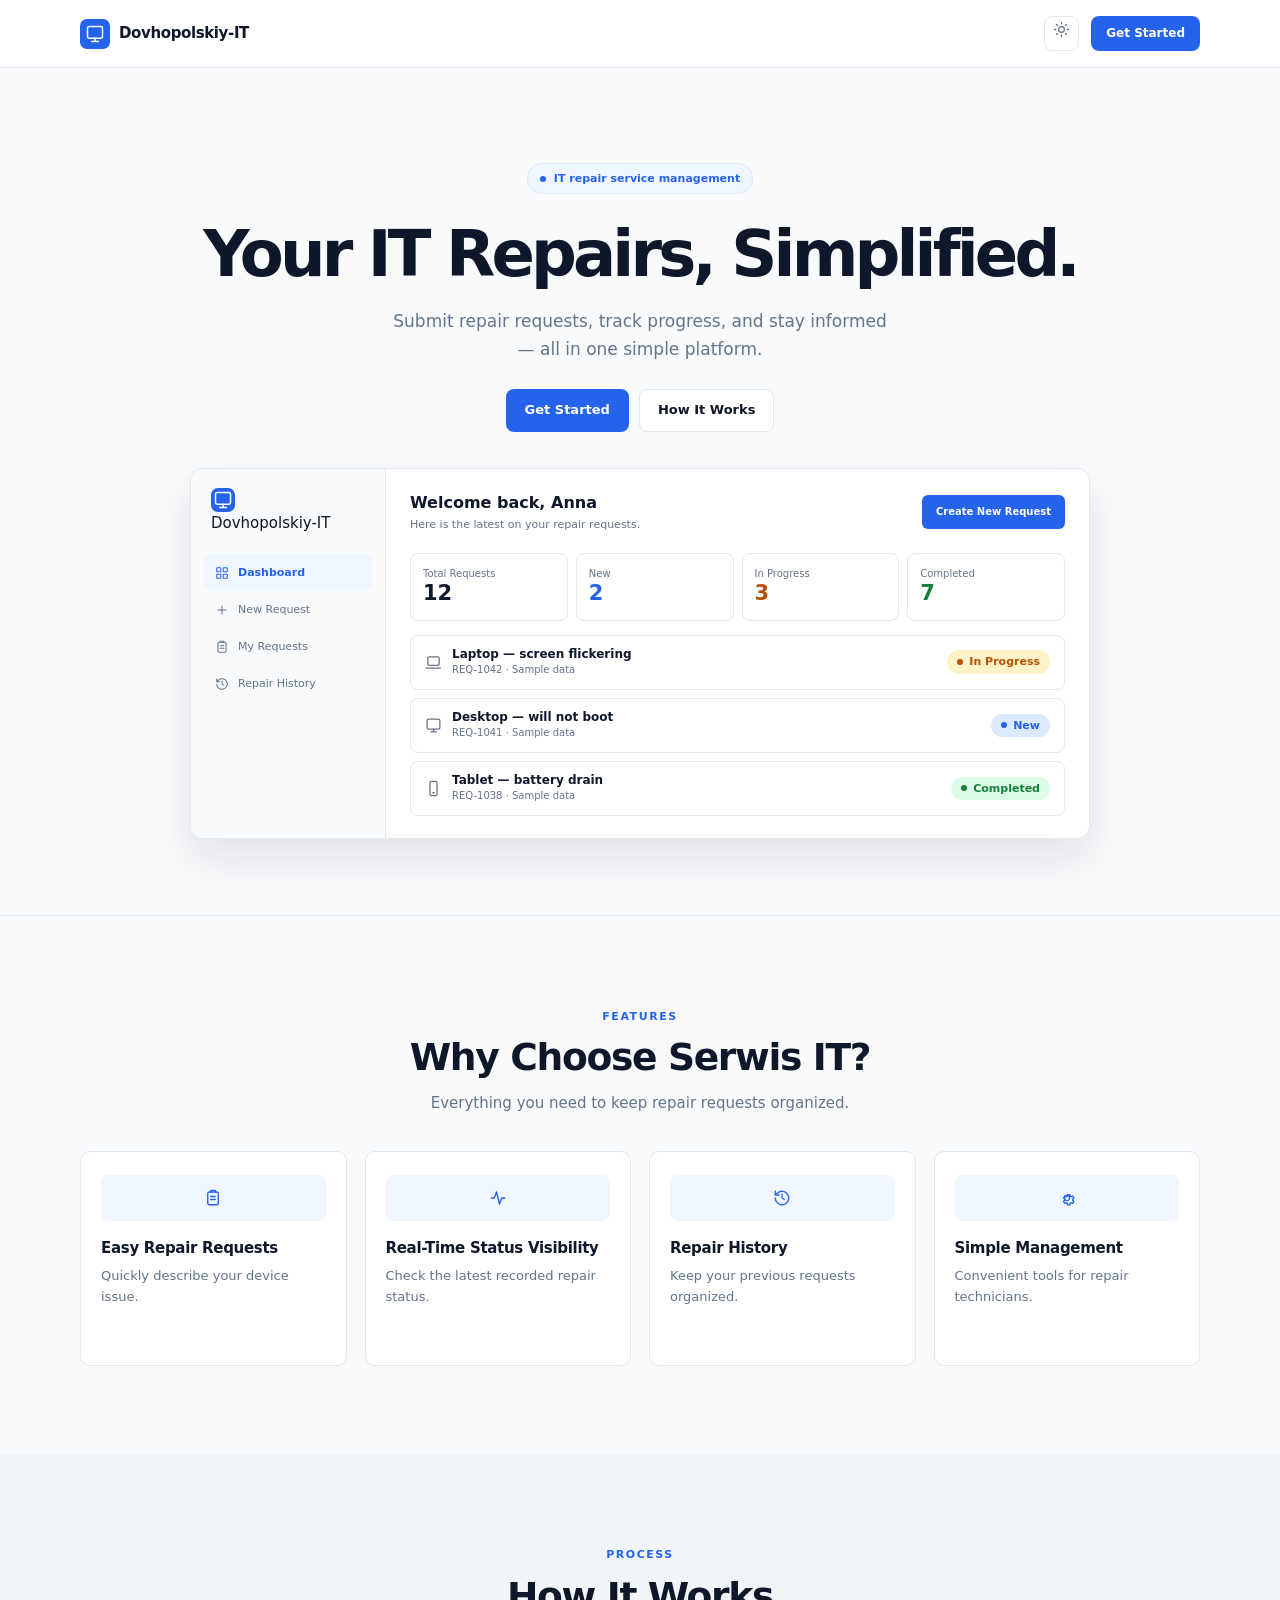
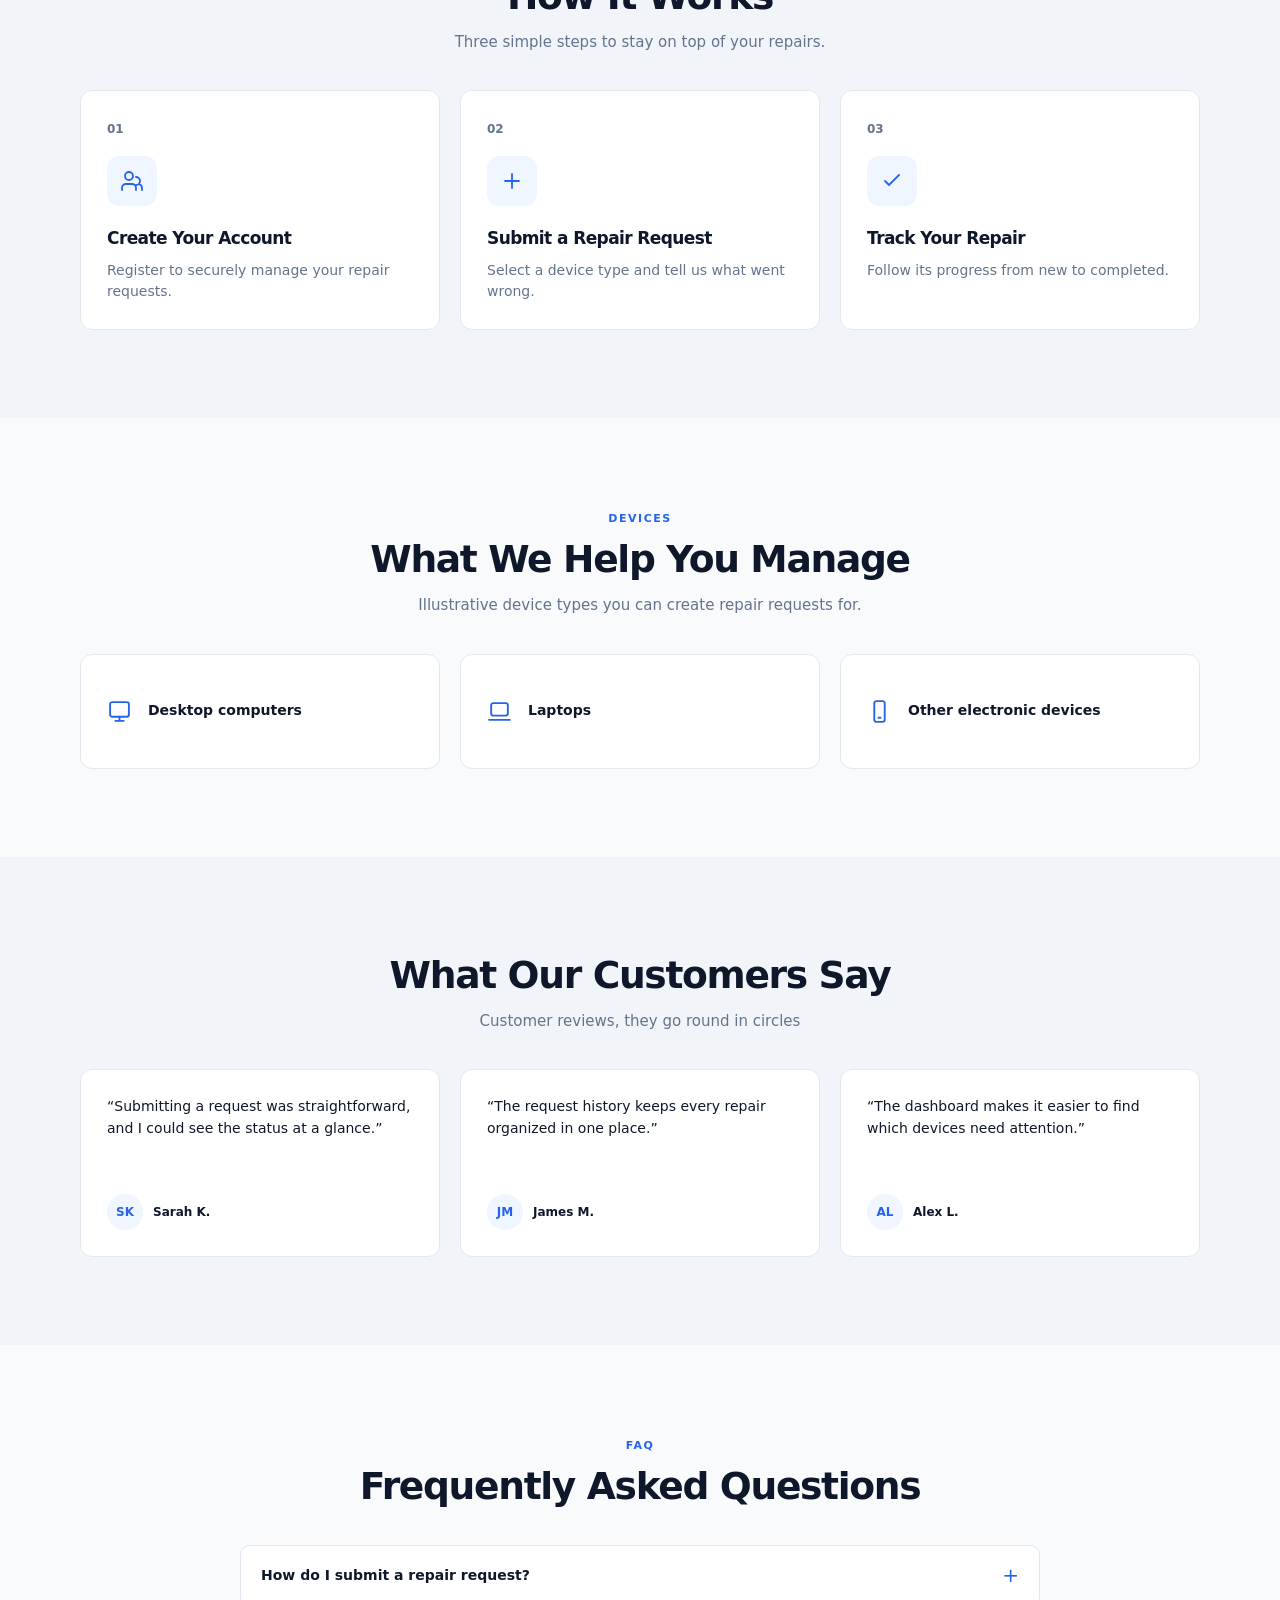
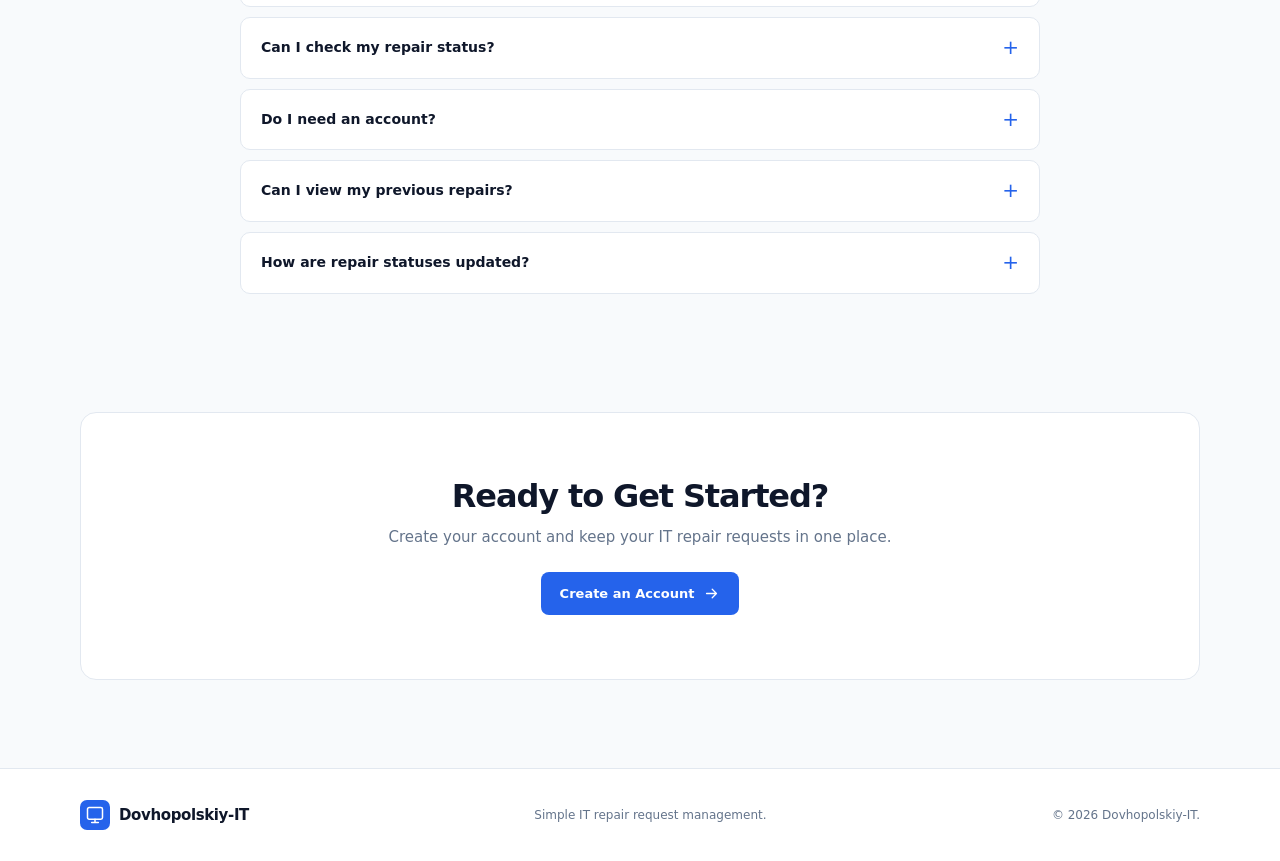
<file: frontend/index.html>
<!doctype html>
<html lang="en"><head><meta charset="UTF-8"><meta name="viewport" content="width=device-width,initial-scale=1"><meta name="description" content="Serwis IT — submit repair requests and track their progress."><title>Serwis IT — Your IT Repairs, Simplified</title><link rel="stylesheet" href="./css/styles.css"></head><body data-page="home"><div id="app"></div><script type="module" src="./js/main.js"></script></body></html>
</file>
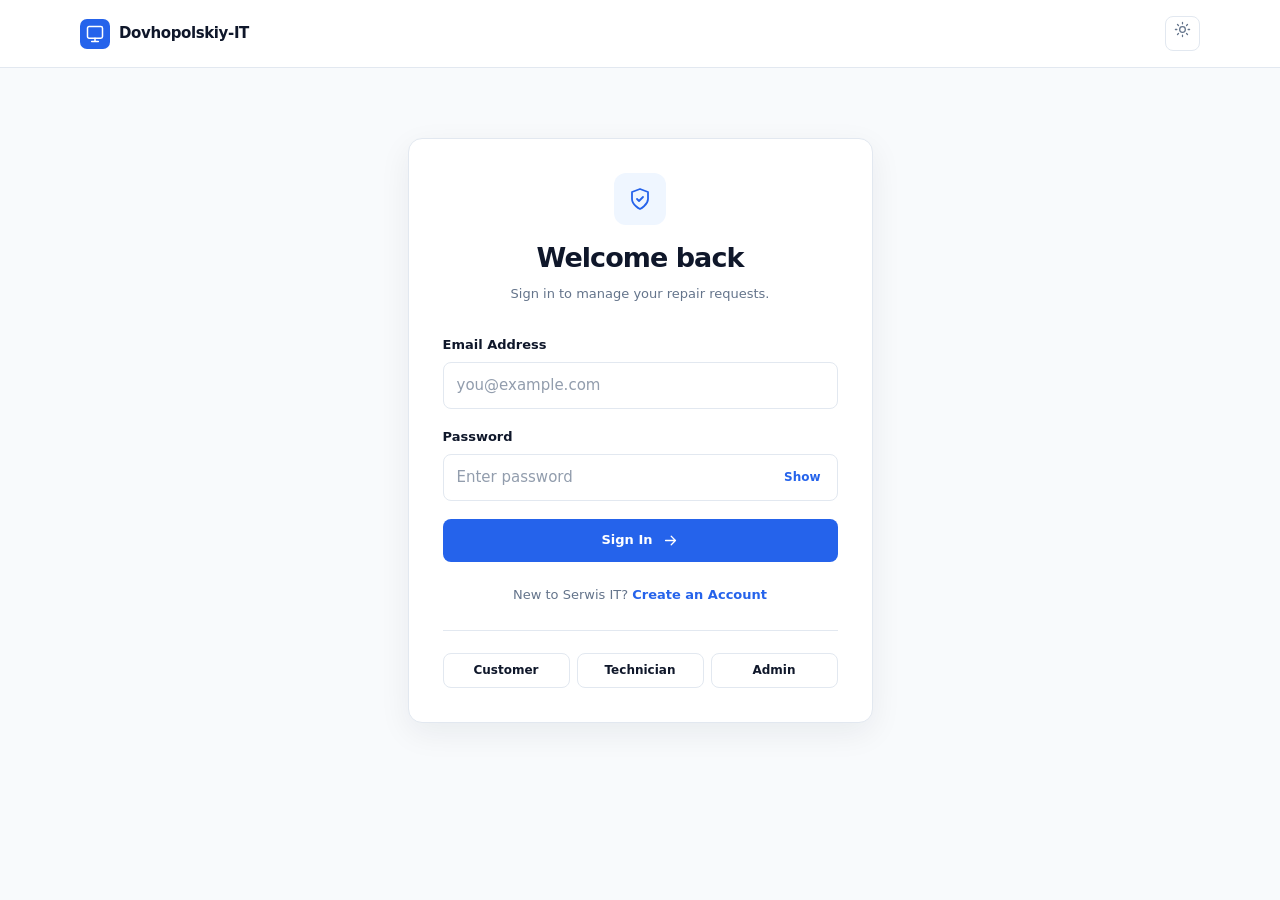
<file: frontend/pages/admin.html>
<!doctype html>
<html lang="en"><head><meta charset="UTF-8"><meta name="viewport" content="width=device-width,initial-scale=1"><title>Administrator Dashboard | Serwis IT</title><link rel="stylesheet" href="../css/styles.css"></head><body data-page="admin"><div id="app"></div><script type="module" src="../js/main.js"></script></body></html>
</file>
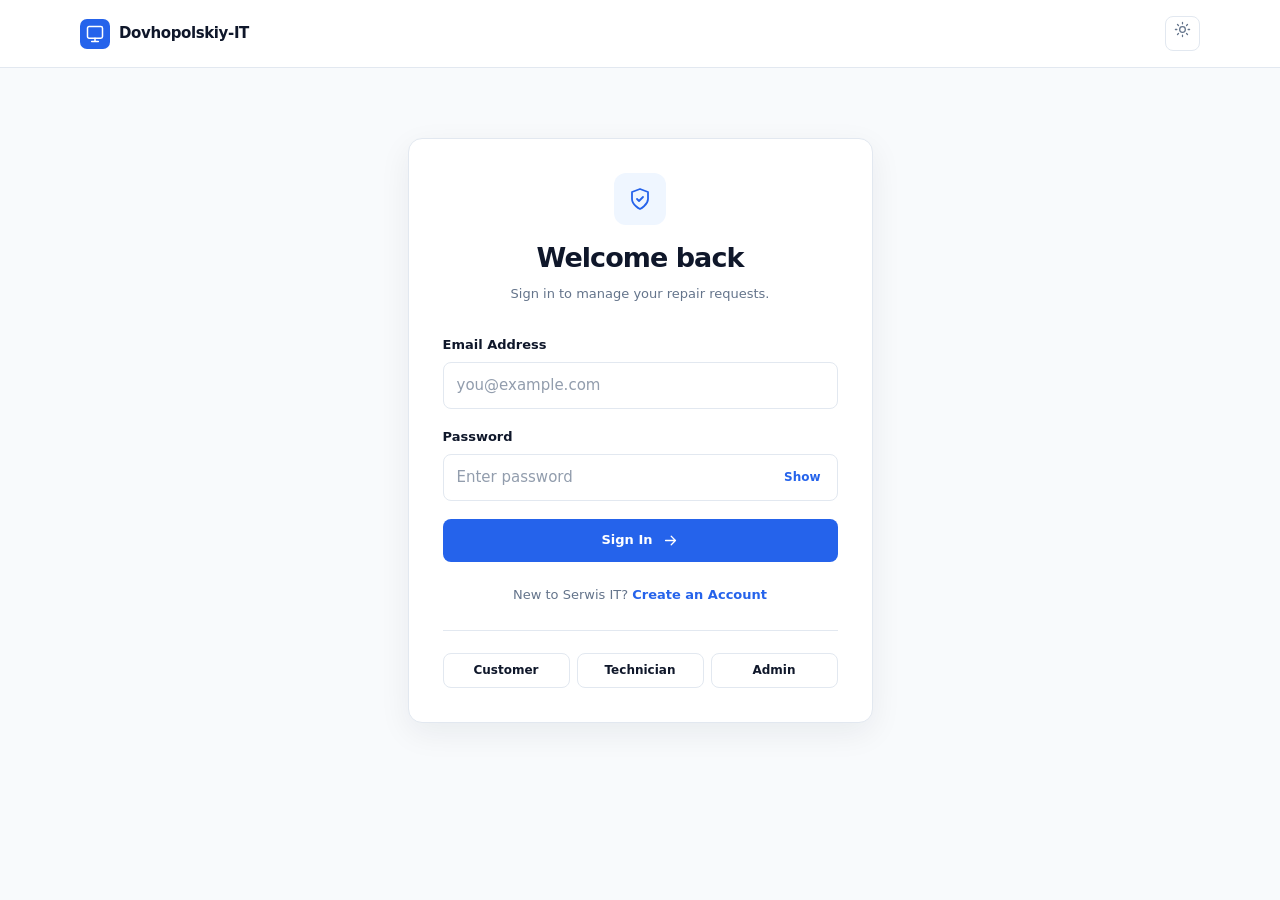
<file: frontend/pages/client.html>
<!doctype html>
<html lang="en"><head><meta charset="UTF-8"><meta name="viewport" content="width=device-width,initial-scale=1"><title>Customer Dashboard | Serwis IT</title><link rel="stylesheet" href="../css/styles.css"></head><body data-page="client"><div id="app"></div><script type="module" src="../js/main.js"></script></body></html>
</file>
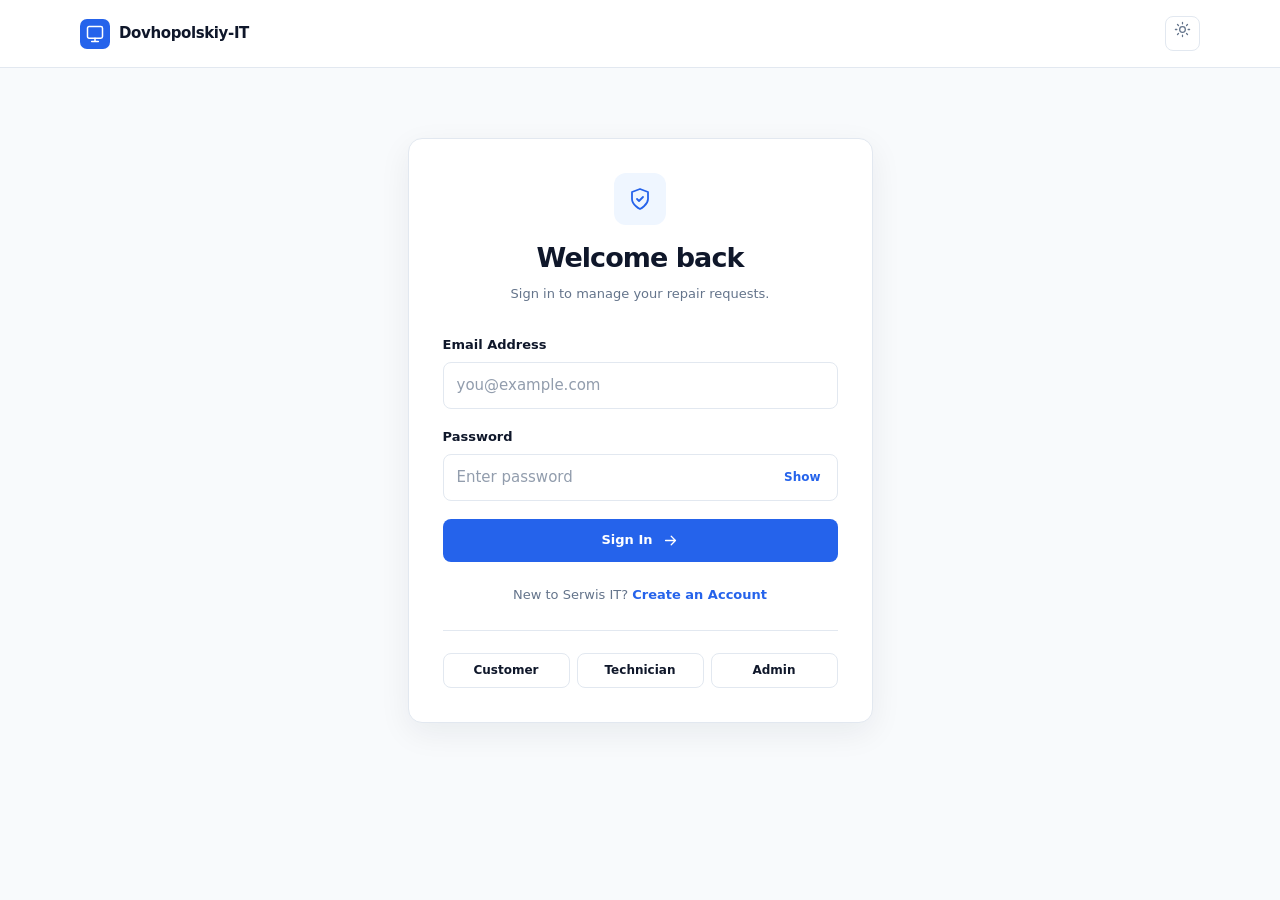
<file: frontend/pages/history.html>
<!doctype html>
<html lang="en"><head><meta charset="UTF-8"><meta name="viewport" content="width=device-width,initial-scale=1"><title>Repair History | Serwis IT</title><link rel="stylesheet" href="../css/styles.css"></head><body data-page="history"><div id="app"></div><script type="module" src="../js/main.js"></script></body></html>
</file>
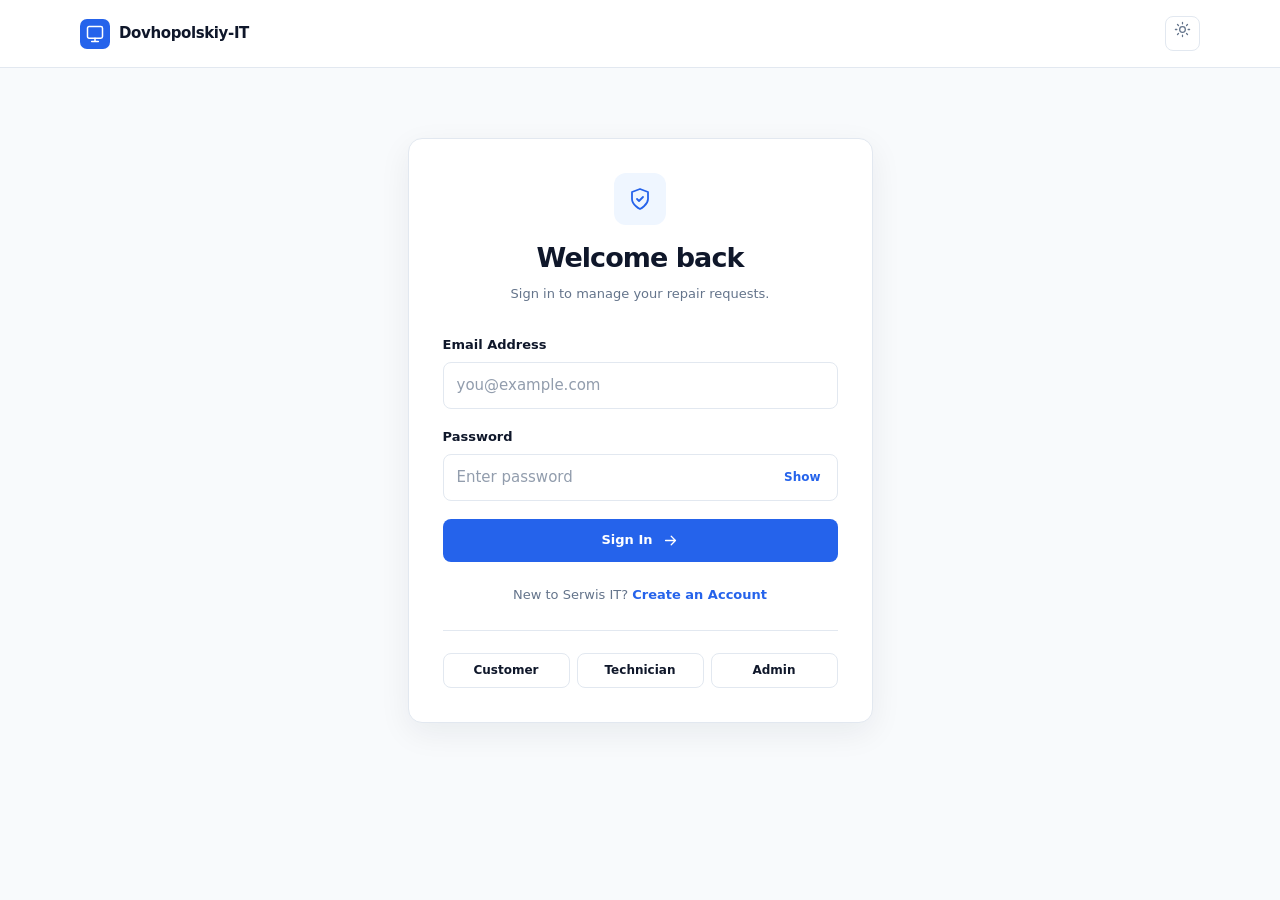
<file: frontend/pages/login.html>
<!doctype html>
<html lang="en"><head><meta charset="UTF-8"><meta name="viewport" content="width=device-width,initial-scale=1"><title>Sign In | Serwis IT</title><link rel="stylesheet" href="../css/styles.css"></head><body data-page="login"><div id="app"></div><script type="module" src="../js/main.js"></script></body></html>
</file>
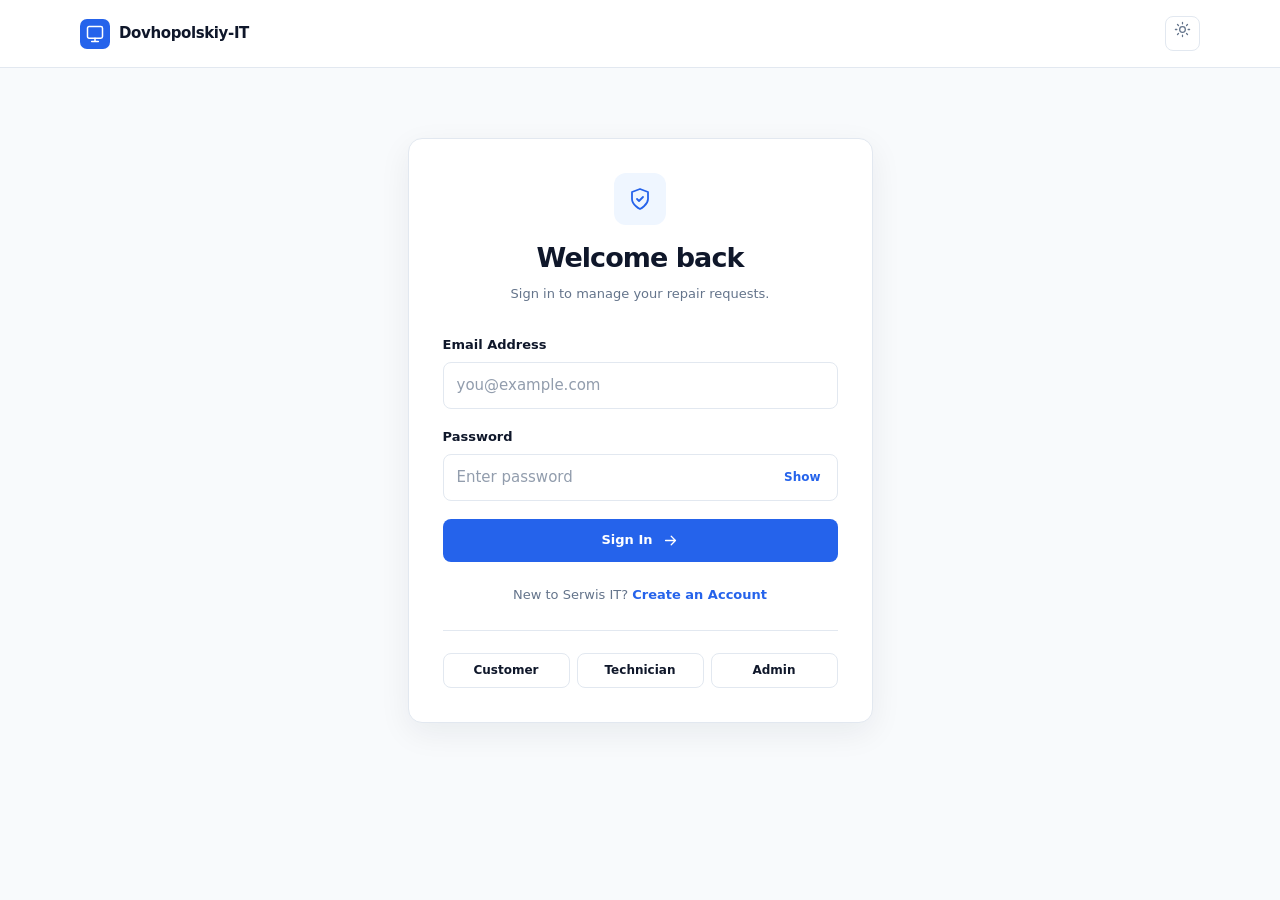
<file: frontend/pages/new-request.html>
<!doctype html>
<html lang="en"><head><meta charset="UTF-8"><meta name="viewport" content="width=device-width,initial-scale=1"><title>New Repair Request | Serwis IT</title><link rel="stylesheet" href="../css/styles.css"></head><body data-page="new-request"><div id="app"></div><script type="module" src="../js/main.js"></script></body></html>
</file>
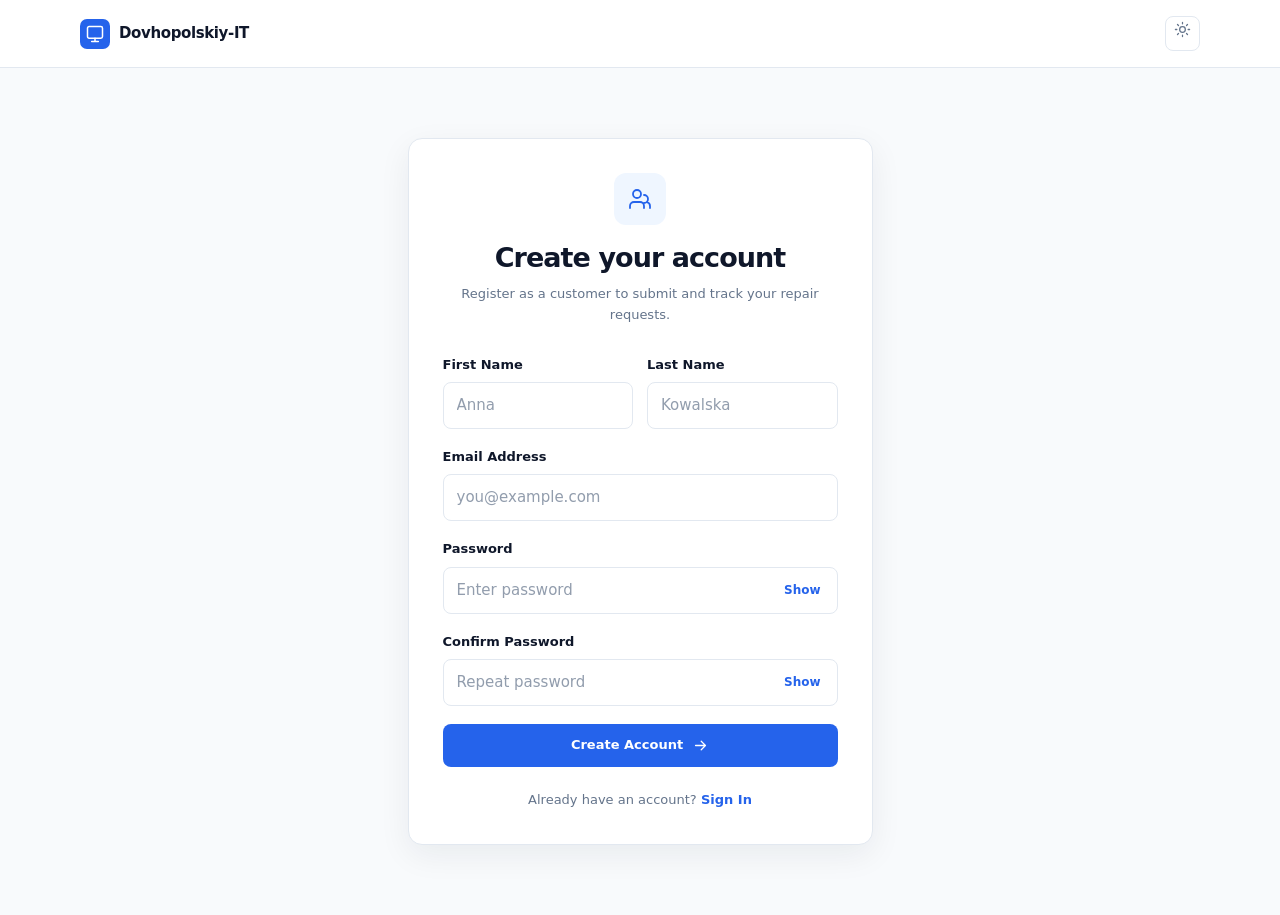
<file: frontend/pages/register.html>
<!doctype html>
<html lang="en"><head><meta charset="UTF-8"><meta name="viewport" content="width=device-width,initial-scale=1"><title>Create an Account | Serwis IT</title><link rel="stylesheet" href="../css/styles.css"></head><body data-page="register"><div id="app"></div><script type="module" src="../js/main.js"></script></body></html>
</file>
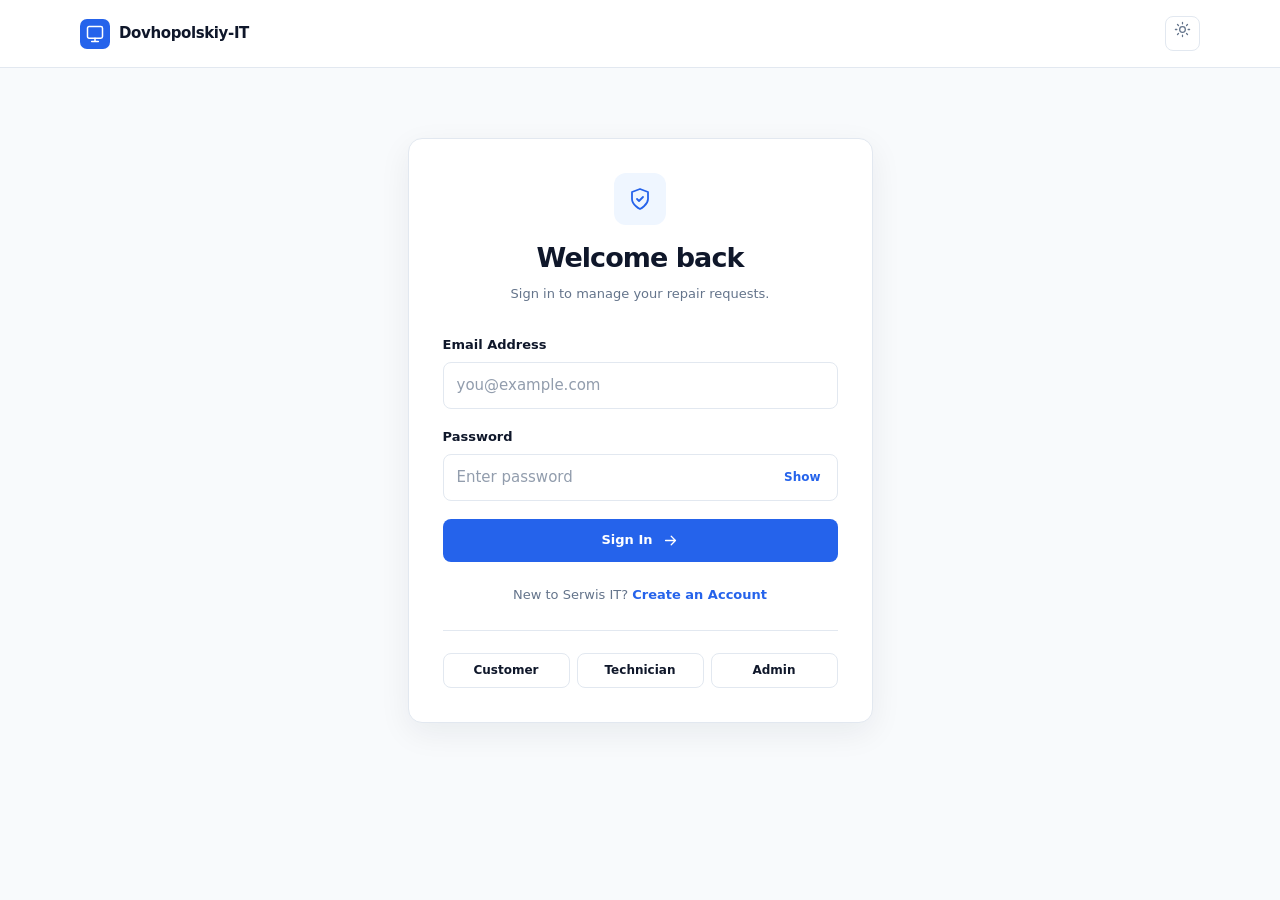
<file: frontend/pages/request-details.html>
<!doctype html>
<html lang="en"><head><meta charset="UTF-8"><meta name="viewport" content="width=device-width,initial-scale=1"><title>Request Details | Serwis IT</title><link rel="stylesheet" href="../css/styles.css"></head><body data-page="request-details"><div id="app"></div><script type="module" src="../js/main.js"></script></body></html>
</file>
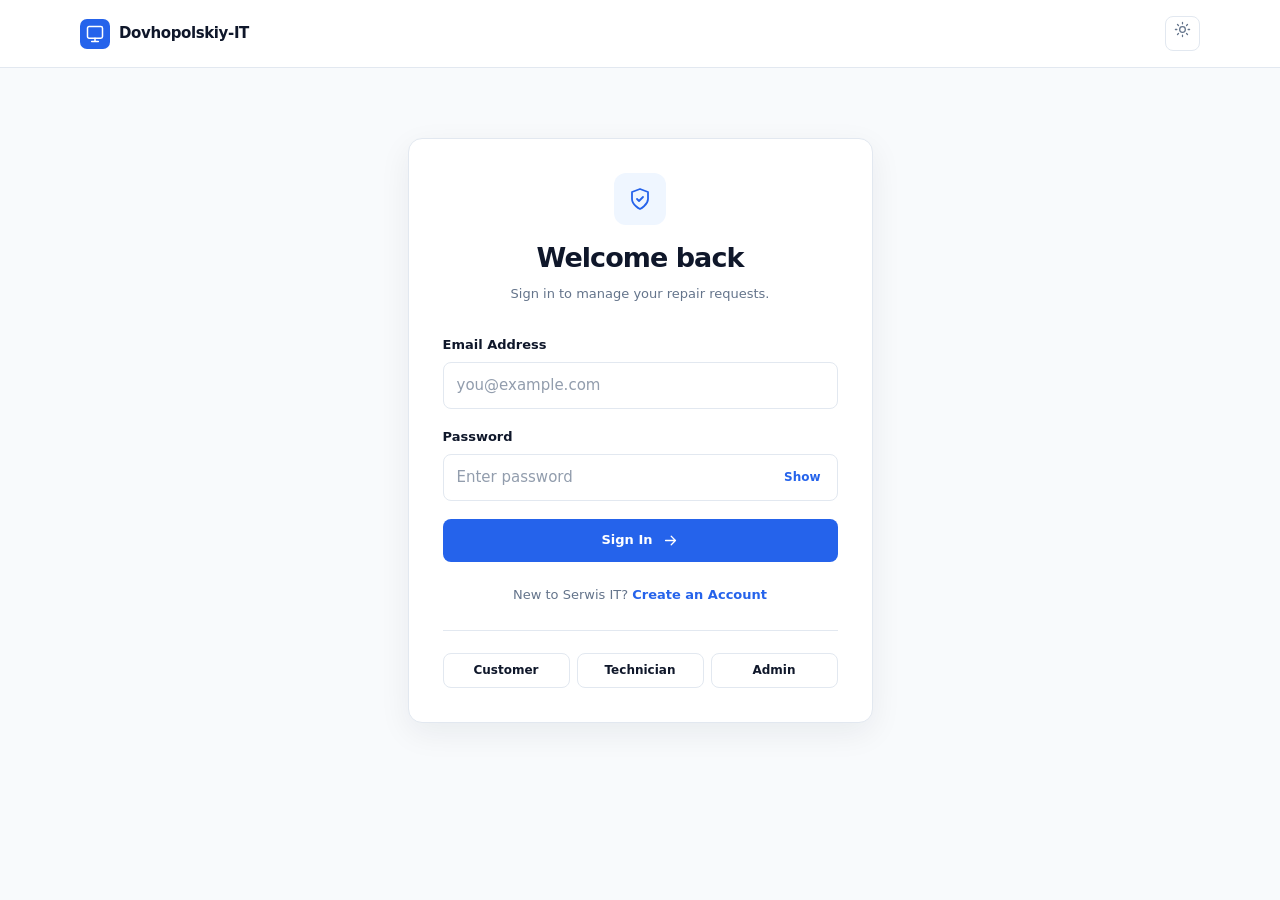
<file: frontend/pages/requests.html>
<!doctype html>
<html lang="en"><head><meta charset="UTF-8"><meta name="viewport" content="width=device-width,initial-scale=1"><title>Repair Requests | Serwis IT</title><link rel="stylesheet" href="../css/styles.css"></head><body data-page="requests"><div id="app"></div><script type="module" src="../js/main.js"></script></body></html>
</file>
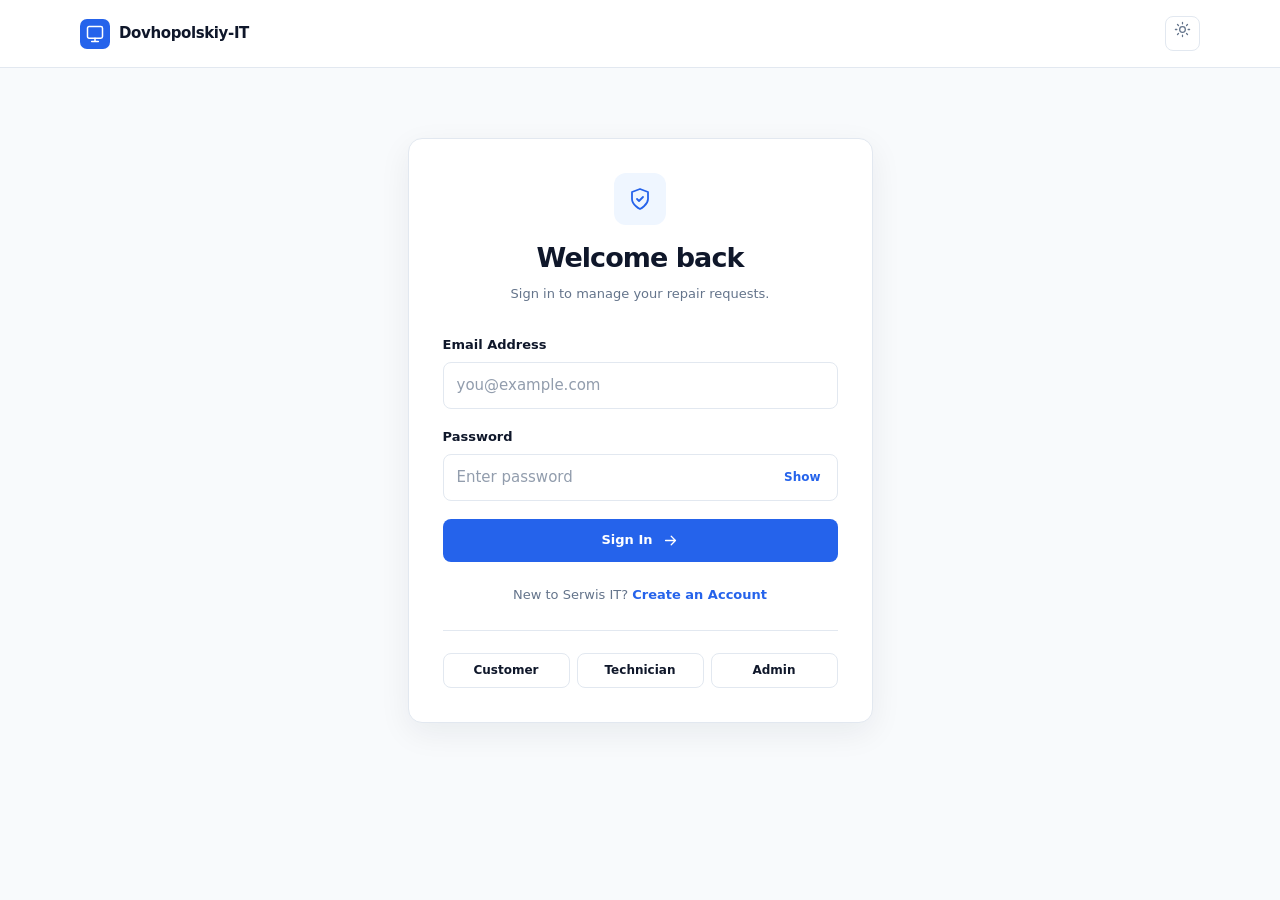
<file: frontend/pages/technician.html>
<!doctype html>
<html lang="en"><head><meta charset="UTF-8"><meta name="viewport" content="width=device-width,initial-scale=1"><title>Technician Dashboard | Serwis IT</title><link rel="stylesheet" href="../css/styles.css"></head><body data-page="technician"><div id="app"></div><script type="module" src="../js/main.js"></script></body></html>
</file>
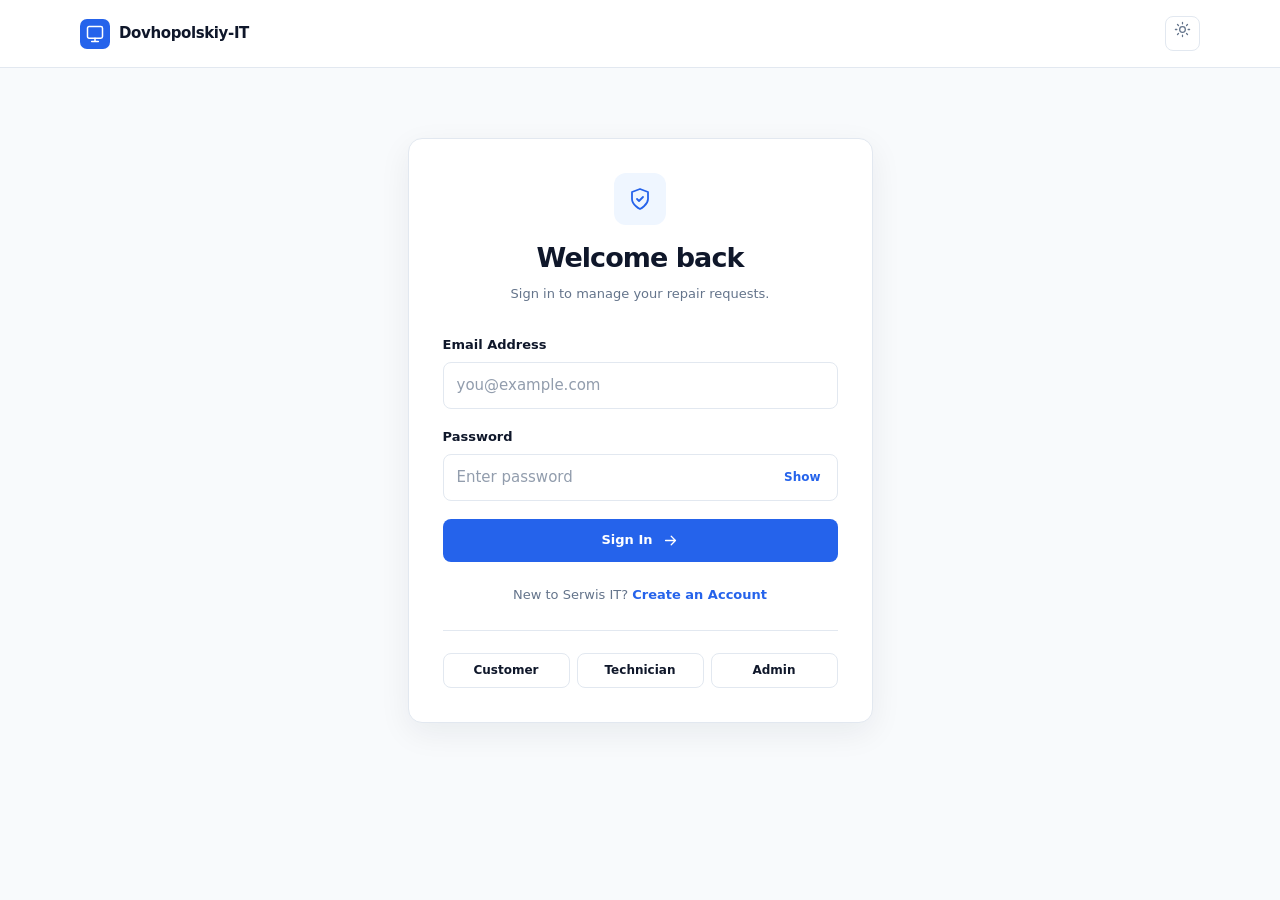
<file: frontend/pages/users.html>
<!doctype html>
<html lang="en"><head><meta charset="UTF-8"><meta name="viewport" content="width=device-width,initial-scale=1"><title>User Management | Serwis IT</title><link rel="stylesheet" href="../css/styles.css"></head><body data-page="users"><div id="app"></div><script type="module" src="../js/main.js"></script></body></html>
</file>
<file: frontend/css/styles.css>
/* SERWIS IT — vanilla HTML/CSS/JS frontend, adapted from the supplied 7-screen UXPin HTML export. */
:root {
  color-scheme: light;
  --bg: #f8fafc;
  --surface: #ffffff;
  --surface-alt: #f1f5f9;
  --surface-blue: #eff6ff;
  --text: #0f172a;
  --muted: #64748b;
  --border: #e2e8f0;
  --primary: #2563eb;
  --primary-hover: #1d4ed8;
  --blue: #2563eb;
  --blue-bg: #dbeafe;
  --amber: #b45309;
  --amber-bg: #fef3c7;
  --green: #15803d;
  --green-bg: #dcfce7;
  --shadow: 0 10px 32px rgba(15, 23, 42, .065);
  --shadow-lg: 0 20px 45px rgba(15, 23, 42, .10);
  --radius: 12px;
}

:root[data-theme='dark'] {
  color-scheme: dark;
  --bg: #0b1120;
  --surface: #111827;
  --surface-alt: #1e293b;
  --surface-blue: #162842;
  --text: #f8fafc;
  --muted: #94a3b8;
  --border: #334155;
  --primary: #3b82f6;
  --primary-hover: #60a5fa;
  --blue: #93c5fd;
  --blue-bg: #1e3a5f;
  --amber: #fbbf24;
  --amber-bg: #423519;
  --green: #86efac;
  --green-bg: #153e2c;
  --shadow: 0 10px 32px rgba(0, 0, 0, .22);
  --shadow-lg: 0 20px 45px rgba(0, 0, 0, .28);
}

*,
*::before,
*::after {
  box-sizing: border-box
}

html {
  scroll-behavior: smooth
}

body {
  margin: 0;
  min-width: 320px;
  background: var(--bg);
  color: var(--text);
  font-family: Inter, system-ui, -apple-system, BlinkMacSystemFont, 'Segoe UI', sans-serif;
  font-size: 15px;
  line-height: 1.55
}

button,
input,
textarea,
select {
  font: inherit
}

button {
  cursor: pointer
}

a {
  color: inherit;
  text-decoration: none
}

a,
button,
input,
textarea,
select {
  transition: background-color .18s, color .18s, border-color .18s, box-shadow .18s
}

button:disabled {
  cursor: not-allowed;
  opacity: .6
}

:focus-visible {
  outline: 3px solid var(--primary);
  outline-offset: 3px
}

svg {
  flex-shrink: 0
}

h1,
h2,
h3,
p {
  margin-top: 0
}

h1,
h2,
h3 {
  line-height: 1.2;
  letter-spacing: -.035em
}

p {
  color: var(--muted)
}

.container {
  width: min(100% - 48px, 1120px);
  margin-inline: auto
}

.brand {
  display: inline-flex;
  align-items: center;
  gap: 9px;
  font-size: 15px;
  font-weight: 800;
  letter-spacing: -.025em;
  white-space: nowrap
}

.brand-mark {
  display: grid;
  place-items: center;
  width: 30px;
  height: 30px;
  border-radius: 7px;
  background: var(--primary);
  color: white
}

.btn {
  display: inline-flex;
  align-items: center;
  justify-content: center;
  gap: 9px;
  min-height: 43px;
  padding: 11px 18px;
  border: 1px solid transparent;
  border-radius: 8px;
  font-size: 13px;
  font-weight: 700;
  line-height: 1.3;
  white-space: nowrap
}

.btn-primary {
  background: var(--primary);
  color: white
}

.btn-primary:hover {
  background: var(--primary-hover);
  color: #fff
}

.btn-secondary {
  background: var(--surface);
  color: var(--text);
  border-color: var(--border)
}

.btn-secondary:hover,
.btn-outline:hover {
  background: var(--surface-alt)
}

.btn-outline {
  background: transparent;
  color: var(--text);
  border-color: var(--border)
}

.btn-sm {
  min-height: 35px;
  padding: 8px 14px;
  font-size: 12px
}

.btn-full {
  width: 100%
}

.text-link {
  display: inline-flex;
  align-items: center;
  gap: 7px;
  color: var(--primary);
  font-size: 13px;
  font-weight: 700
}

.text-link:hover {
  text-decoration: underline
}

.theme-toggle {
  display: grid;
  place-items: center;
  width: 35px;
  height: 35px;
  border: 1px solid var(--border);
  border-radius: 8px;
  background: var(--surface);
  color: var(--muted)
}

.theme-toggle:hover {
  color: var(--primary);
  border-color: var(--primary)
}

.moon-icon {
  display: none
}

:root[data-theme='dark'] .moon-icon {
  display: inline-flex
}

:root[data-theme='dark'] .sun-icon {
  display: none
}

/* Public website */
.site-header {
  position: relative;
  z-index: 10;
  border-bottom: 1px solid var(--border);
  background: var(--surface)
}

.header-inner {
  height: 67px;
  display: flex;
  align-items: center;
  justify-content: space-between
}

.header-actions {
  display: flex;
  align-items: center;
  gap: 12px
}

.hero {
  background: var(--bg);
  border-bottom: 1px solid var(--border)
}

.hero-inner {
  text-align: center;
  padding: 95px 0 76px
}

.eyebrow {
  display: inline-flex;
  align-items: center;
  gap: 8px;
  padding: 6px 12px;
  border: 1px solid rgba(37, 99, 235, .09);
  border-radius: 99px;
  background: var(--surface-blue);
  font-size: 11px;
  color: var(--primary);
  font-weight: 700
}

.eyebrow-dot {
  width: 6px;
  height: 6px;
  border-radius: 50%;
  background: var(--primary)
}

.hero h1 {
  margin: 22px auto 14px;
  font-size: clamp(2.5rem, 5vw, 4.3rem);
  font-weight: 800;
  letter-spacing: -.06em
}

.hero-subtitle {
  max-width: 510px;
  margin: 0 auto;
  font-size: 17px;
  line-height: 1.65
}

.hero-actions {
  display: flex;
  justify-content: center;
  gap: 10px;
  margin-top: 26px
}

.dashboard-preview {
  display: grid;
  grid-template-columns: 195px 1fr;
  width: min(100%, 900px);
  min-height: 353px;
  margin: 36px auto 0;
  text-align: left;
  background: var(--surface);
  border: 1px solid var(--border);
  border-radius: 13px;
  box-shadow: var(--shadow-lg);
  overflow: hidden
}

.preview-sidebar {
  padding: 19px 13px;
  border-right: 1px solid var(--border);
  background: var(--bg)
}

.preview-brand {
  padding: 0 7px 19px
}

.preview-brand .brand {
  font-size: 12px
}

.preview-brand .brand-mark {
  width: 24px;
  height: 24px
}

.preview-nav {
  display: flex;
  align-items: center;
  gap: 9px;
  padding: 10px 11px;
  color: var(--muted);
  border-radius: 7px;
  font-size: 11px;
  white-space: nowrap
}

.preview-nav.active {
  background: var(--surface-blue);
  color: var(--primary);
  font-weight: 700
}

.preview-content {
  padding: 22px 24px
}

.preview-welcome {
  display: flex;
  align-items: center;
  justify-content: space-between;
  gap: 14px
}

.preview-welcome strong {
  font-size: 16px;
  font-weight: 800
}

.preview-welcome small {
  display: block;
  font-size: 11px;
  color: var(--muted)
}

.preview-button {
  padding: 9px 14px;
  background: var(--primary);
  border-radius: 6px;
  color: white;
  font-size: 10px;
  font-weight: 700;
  white-space: nowrap
}

.preview-stats {
  display: grid;
  grid-template-columns: repeat(4, 1fr);
  gap: 8px;
  margin: 20px 0 14px
}

.preview-stats>div {
  padding: 12px;
  border: 1px solid var(--border);
  border-radius: 8px
}

.preview-stats small {
  display: block;
  font-size: 10px;
  color: var(--muted)
}

.preview-stats b {
  font-size: 21px;
  line-height: 1.2
}

.text-blue {
  color: var(--blue)
}

.text-amber {
  color: var(--amber)
}

.text-green {
  color: var(--green)
}

.preview-ticket {
  display: flex;
  align-items: center;
  gap: 10px;
  padding: 11px 14px;
  margin-top: 8px;
  border: 1px solid var(--border);
  border-radius: 8px
}

.preview-ticket>.svg-icon {
  color: var(--muted)
}

.preview-ticket span:not(.badge):not(.badge-dot) {
  flex: 1;
  min-width: 0
}

.preview-ticket strong {
  display: block;
  font-size: 12px;
  line-height: 1.3
}

.preview-ticket small {
  display: block;
  color: var(--muted);
  font-size: 10px
}

.badge {
  display: inline-flex;
  align-items: center;
  gap: 6px;
  width: max-content;
  padding: 5px 10px;
  border-radius: 99px;
  font-size: 11px;
  line-height: 1.2;
  font-weight: 700;
  white-space: nowrap
}

.badge-dot {
  width: 6px;
  height: 6px;
  background: currentColor;
  border-radius: 50%
}

.badge-new {
  color: var(--blue);
  background: var(--blue-bg)
}

.badge-in-progress {
  color: var(--amber);
  background: var(--amber-bg)
}

.badge-completed {
  color: var(--green);
  background: var(--green-bg)
}

.section {
  padding: 88px 0
}

.section-tinted {
  background: var(--surface-alt)
}

.section-heading {
  text-align: center;
  margin: 0 auto 36px;
  max-width: 640px
}

.kicker {
  color: var(--primary);
  font-size: 11px;
  letter-spacing: .14em;
  font-weight: 800
}

.section-heading h2 {
  margin: 8px 0 12px;
  font-size: clamp(1.65rem, 3vw, 2.35rem);
  font-weight: 800
}

.section-heading p {
  margin: 0;
  font-size: 15px
}

.feature-grid {
  display: grid;
  grid-template-columns: repeat(4, 1fr);
  gap: 18px
}

.feature-card {
  min-height: 215px;
  padding: 23px 20px;
  background: var(--surface);
  border: 1px solid var(--border);
  border-radius: 10px
}

.feature-icon {
  display: grid;
  place-items: center;
  height: 46px;
  margin-bottom: 18px;
  color: var(--primary);
  background: var(--surface-blue);
  border-radius: 8px
}

.feature-card h3 {
  font-size: 15px;
  letter-spacing: -.02em;
  margin: 0 0 9px
}

.feature-card p {
  font-size: 13px;
  margin: 0
}

.steps-grid,
.devices-grid,
.reviews-grid {
  display: grid;
  grid-template-columns: repeat(3, 1fr);
  gap: 20px
}

.step-card,
.review-card,
.device-card {
  border: 1px solid var(--border);
  border-radius: 12px;
  background: var(--surface);
  padding: 26px;
  position: relative
}

.step-card .step-number {
  color: var(--muted);
  font-size: 12px;
  font-weight: 700
}

.step-icon {
  display: grid;
  place-items: center;
  margin: 16px 0 22px;
  height: 50px;
  width: 50px;
  color: var(--primary);
  background: var(--surface-blue);
  border-radius: 12px
}

.step-card h3 {
  margin: 0 0 11px;
  font-size: 17px
}

.step-card p {
  margin: 0;
  font-size: 14px
}

.device-card {
  display: flex;
  align-items: center;
  gap: 16px;
  min-height: 115px
}

.device-card svg {
  color: var(--primary)
}

.device-card strong {
  font-size: 14px
}

.review-card p {
  min-height: 84px;
  color: var(--text);
  font-size: 14px
}

.review-author {
  display: flex;
  align-items: center;
  gap: 10px
}

.review-author strong,
.review-author small {
  display: block;
  font-size: 12px
}

.review-author small {
  font-size: 11px;
  color: var(--muted)
}

.avatar {
  display: grid;
  place-items: center;
  width: 36px;
  height: 36px;
  border-radius: 50%;
  color: var(--primary);
  background: var(--surface-blue);
  font-size: 12px;
  font-weight: 800;
  flex-shrink: 0
}

.faq-container {
  max-width: 800px
}

.faq-list {
  display: grid;
  gap: 10px
}

.faq-list details {
  background: var(--surface);
  border: 1px solid var(--border);
  border-radius: 10px;
  padding: 0 20px
}

.faq-list summary {
  cursor: pointer;
  padding: 19px 0;
  font-weight: 700;
  font-size: 14px;
  list-style: none
}

.faq-list summary::-webkit-details-marker {
  display: none
}

.faq-list summary::after {
  content: '+';
  float: right;
  color: var(--primary);
  font-size: 20px;
  font-weight: 400;
  line-height: 1
}

.faq-list details[open] summary::after {
  content: '−'
}

.faq-list details p {
  margin: 0;
  padding: 0 0 20px;
  font-size: 13px
}

.cta-section {
  padding-top: 30px
}

.cta-panel {
  text-align: center;
  padding: 64px 24px;
  border: 1px solid var(--border);
  border-radius: 16px;
  background: var(--surface)
}

.cta-panel h2 {
  font-size: 2rem;
  margin-bottom: 11px
}

.cta-panel p {
  margin: 0 0 23px
}

.site-footer {
  border-top: 1px solid var(--border);
  background: var(--surface)
}

.footer-inner {
  min-height: 92px;
  display: flex;
  align-items: center;
  justify-content: space-between;
  gap: 20px
}

.footer-inner>span {
  font-size: 12px;
  color: var(--muted)
}

/* Authentication */
.auth-outer {
  min-height: calc(100vh - 68px);
  padding: 70px 24px;
  display: grid;
  align-items: start;
  justify-items: center
}

.auth-card {
  width: min(100%, 465px);
  padding: 34px;
  border: 1px solid var(--border);
  border-radius: 14px;
  background: var(--surface);
  box-shadow: var(--shadow)
}

.auth-head {
  text-align: center;
  margin: 0 0 30px
}

.auth-icon,
.success-icon {
  display: grid;
  place-items: center;
  height: 52px;
  width: 52px;
  border-radius: 12px;
  background: var(--surface-blue);
  color: var(--primary);
  margin: 0 auto 17px
}

.auth-head h1 {
  font-size: 27px;
  margin: 0 0 10px
}

.auth-head p {
  margin: 0;
  font-size: 13px
}

.form-stack {
  display: grid;
  gap: 18px
}

.form-two {
  display: grid;
  grid-template-columns: 1fr 1fr;
  gap: 14px
}

.field {
  display: grid;
  gap: 7px
}

.field label,
.status-form label {
  font-size: 13px;
  font-weight: 700
}

.field input,
.field textarea,
.field select,
.status-form select,
.filter-wrap select {
  width: 100%;
  min-height: 44px;
  padding: 11px 13px;
  color: var(--text);
  background: var(--surface);
  border: 1px solid var(--border);
  border-radius: 8px;
  outline: none
}

.field textarea {
  resize: vertical;
  min-height: 160px
}

.field input:focus,
.field textarea:focus,
.field select:focus,
.status-form select:focus,
.filter-wrap select:focus {
  border-color: var(--primary);
  box-shadow: 0 0 0 3px rgba(37, 99, 235, .12)
}

.field input::placeholder,
.field textarea::placeholder {
  color: var(--muted);
  opacity: .7
}

.field small {
  font-size: 12px;
  color: var(--muted)
}

.input-action {
  position: relative
}

.input-action input {
  padding-right: 70px
}

.reveal-password {
  position: absolute;
  right: 5px;
  top: 5px;
  bottom: 5px;
  border: 0;
  border-radius: 6px;
  background: transparent;
  color: var(--primary);
  font-size: 12px;
  font-weight: 700;
  padding: 0 12px
}

.auth-foot {
  text-align: center;
  font-size: 13px;
  color: var(--muted);
  margin-top: 23px
}

.form-error {
  background: #fef2f2;
  border: 1px solid #fecaca;
  color: #991b1b;
  padding: 12px;
  border-radius: 8px;
  font-size: 13px;
  margin-bottom: 15px
}

:root[data-theme='dark'] .form-error {
  background: #451c22;
  border-color: #8f3342;
  color: #fecaca
}

[hidden] {
  display: none !important
}

.success-panel {
  text-align: center;
  padding: 17px 0
}

.success-panel h2 {
  font-size: 23px;
  margin: 0 0 10px
}

.success-panel p {
  margin: 0 0 24px;
  font-size: 14px
}

.demo-info {
  border-top: 1px solid var(--border);
  margin-top: 25px;
  padding-top: 22px
}

.demo-info p {
  font-size: 12px;
  margin-bottom: 13px
}

.demo-info code {
  color: var(--text)
}

.demo-roles {
  display: flex;
  flex-wrap: wrap;
  gap: 7px
}

.demo-roles .btn {
  flex: 1
}

/* Application */
.app-shell {
  display: grid;
  grid-template-columns: 248px minmax(0, 1fr);
  min-height: 100vh
}

.app-sidebar {
  height: 100vh;
  position: sticky;
  top: 0;
  display: flex;
  flex-direction: column;
  border-right: 1px solid var(--border);
  background: var(--surface);
  padding: 24px 16px
}

.sidebar-brand {
  margin: 0 10px 36px
}

.sidebar-label {
  padding: 0 12px;
  margin: 0 0 12px;
  letter-spacing: .12em;
  font-size: 10px;
  font-weight: 800;
  color: var(--muted)
}

.app-sidebar nav {
  display: grid;
  gap: 4px
}

.sidebar-link {
  width: 100%;
  display: flex;
  align-items: center;
  gap: 12px;
  padding: 11px 12px;
  background: transparent;
  border: 0;
  border-radius: 8px;
  color: var(--muted);
  font-size: 13px;
  font-weight: 600;
  text-align: left
}

.sidebar-link:hover {
  background: var(--surface-alt);
  color: var(--text)
}

.sidebar-link-active {
  background: var(--surface-blue);
  color: var(--primary)
}

.sidebar-link-active:hover {
  background: var(--surface-blue);
  color: var(--primary)
}

.sidebar-bottom {
  margin-top: auto
}

.profile {
  display: flex;
  align-items: center;
  gap: 11px;
  padding: 16px 8px;
  border-top: 1px solid var(--border)
}

.profile strong,
.profile small {
  display: block;
  line-height: 1.3
}

.profile strong {
  font-size: 12px
}

.profile small {
  color: var(--muted);
  font-size: 11px;
  margin-top: 3px
}

.signout {
  margin: 6px 0
}

.app-main {
  min-width: 0
}

.app-topbar {
  height: 70px;
  display: flex;
  align-items: center;
  justify-content: space-between;
  gap: 12px;
  padding: 0 34px;
  border-bottom: 1px solid var(--border);
  background: var(--surface)
}

.topbar-title {
  font-size: 13px;
  font-weight: 700
}

.topbar-sep {
  color: var(--muted);
  padding: 0 9px
}

.topbar-actions {
  display: flex;
  align-items: center;
  gap: 13px
}

.topbar-avatar {
  display: grid;
  place-items: center;
  width: 33px;
  height: 33px;
  border-radius: 50%;
  background: var(--surface-blue);
  color: var(--primary);
  font-size: 11px;
  font-weight: 800
}

.nav-toggle {
  display: none;
  background: transparent;
  border: 0;
  color: var(--text)
}

.workspace {
  width: min(100%, 1310px);
  padding: 38px 36px 84px;
  margin: auto
}

.page-heading {
  display: flex;
  align-items: center;
  justify-content: space-between;
  gap: 18px;
  margin-bottom: 28px
}

.page-heading h1 {
  font-size: 28px;
  margin: 0 0 7px
}

.page-heading p {
  margin: 0;
  font-size: 13px
}

.welcome-banner {
  display: flex;
  align-items: center;
  justify-content: space-between;
  gap: 24px;
  padding: 29px 30px;
  background: var(--surface);
  border: 1px solid var(--border);
  border-radius: 12px;
  margin-bottom: 23px
}

.welcome-kicker {
  font-size: 10px;
  letter-spacing: .1em;
  color: var(--primary);
  font-weight: 800
}

.welcome-banner h2 {
  font-size: 23px;
  margin: 7px 0 8px
}

.welcome-banner p {
  margin: 0;
  font-size: 13px
}

.metric-grid {
  display: grid;
  grid-template-columns: repeat(4, minmax(0, 1fr));
  gap: 16px;
  margin-bottom: 24px
}

.metric-grid.metric-five {
  grid-template-columns: repeat(5, minmax(0, 1fr))
}

.metric-card {
  display: grid;
  gap: 9px;
  padding: 21px 19px;
  border: 1px solid var(--border);
  border-radius: 11px;
  background: var(--surface)
}

.metric-card span {
  font-size: 12px;
  color: var(--muted)
}

.metric-card strong {
  font-size: 31px;
  line-height: 1;
  font-weight: 800
}

.metric-card small {
  font-size: 11px;
  color: var(--muted)
}

.metric-new {
  color: var(--blue)
}

.metric-progress {
  color: var(--amber)
}

.metric-completed {
  color: var(--green)
}

.panel {
  border: 1px solid var(--border);
  background: var(--surface);
  border-radius: 12px;
  overflow: hidden
}

.panel-header {
  display: flex;
  align-items: center;
  justify-content: space-between;
  gap: 18px;
  padding: 22px 24px;
  border-bottom: 1px solid var(--border)
}

.panel-header h2 {
  font-size: 17px;
  margin: 0 0 4px
}

.panel-header p {
  font-size: 12px;
  margin: 0
}

.panel-body {
  padding: 25px
}

.table-wrap {
  overflow-x: auto
}

.data-table {
  border-collapse: collapse;
  width: 100%;
  font-size: 13px;
  min-width: 650px
}

.data-table th {
  text-align: left;
  background: var(--surface-alt);
  color: var(--muted);
  font-size: 11px;
  font-weight: 700;
  letter-spacing: .025em;
  padding: 12px 23px;
  white-space: nowrap
}

.data-table td {
  padding: 17px 23px;
  border-top: 1px solid var(--border);
  color: var(--muted);
  white-space: nowrap
}

.data-table td strong {
  color: var(--text);
  font-weight: 700
}

.data-table tbody tr:first-child td {
  border-top: none
}

.data-table tr:hover td {
  background: var(--bg)
}

.table-link {
  color: var(--primary);
  display: inline-flex;
  align-items: center;
  gap: 4px;
  font-weight: 700;
  font-size: 12px
}

.filter-wrap {
  font-size: 12px;
  font-weight: 700;
  color: var(--muted);
  display: flex;
  align-items: center;
  gap: 10px
}

.filter-wrap select {
  width: auto;
  min-height: 36px;
  padding: 7px 30px 7px 10px
}

.empty-state {
  padding: 50px 20px;
  text-align: center;
  color: var(--muted);
  font-size: 13px
}

.form-panel {
  max-width: 745px
}

.form-panel .panel-body {
  padding: 27px
}

.form-actions {
  display: flex;
  align-items: center;
  gap: 11px;
  flex-wrap: wrap
}

.detail-grid {
  display: grid;
  gap: 23px;
  max-width: 850px
}

.detail-body>div>p {
  margin: 10px 0 28px;
  font-size: 14px;
  white-space: pre-wrap;
  color: var(--text)
}

.detail-label {
  font-size: 12px;
  color: var(--muted);
  display: block
}

.detail-pair {
  display: grid;
  grid-template-columns: repeat(3, minmax(0, 1fr));
  gap: 20px;
  margin: 0 0 26px
}

.detail-pair strong {
  font-size: 13px
}

.detail-body hr {
  height: 1px;
  border: 0;
  background: var(--border);
  margin: 0 0 25px
}

.detail-body h3 {
  font-size: 16px;
  margin-bottom: 23px
}

.progress-steps {
  display: grid;
  grid-template-columns: repeat(3, 1fr);
  gap: 15px
}

.progress-step {
  position: relative;
  display: flex;
  align-items: center;
  flex-direction: column;
  gap: 10px;
  text-align: center;
  color: var(--muted)
}

.progress-step strong {
  font-size: 12px;
  font-weight: 600
}

.progress-circle {
  display: grid;
  place-items: center;
  width: 36px;
  height: 36px;
  border: 2px solid var(--border);
  border-radius: 50%;
  background: var(--surface);
  font-size: 12px;
  font-weight: 800
}

.progress-step-active {
  color: var(--primary)
}

.progress-step-active .progress-circle {
  background: var(--primary);
  border-color: var(--primary);
  color: white
}

.status-form {
  display: grid;
  gap: 12px
}

.status-form select {
  max-width: 280px
}

.under-panel {
  margin: 23px 0
}

.helper-note {
  margin: 16px 0;
  font-size: 12px
}

.role-pill,
.count-pill {
  padding: 5px 10px;
  background: var(--surface-alt);
  border: 1px solid var(--border);
  border-radius: 99px;
  font-size: 11px;
  font-weight: 700;
  color: var(--muted)
}

.sidebar-overlay {
  display: none
}

.toast {
  position: fixed;
  bottom: 25px;
  right: 25px;
  max-width: min(350px, calc(100vw - 50px));
  padding: 15px 20px;
  background: var(--text);
  color: var(--surface);
  box-shadow: var(--shadow-lg);
  border-radius: 9px;
  font-size: 13px;
  z-index: 100
}

.toast-error {
  background: #b91c1c;
  color: white
}

.fatal-error {
  padding: 40px
}

@media(max-width:1050px) {
  .metric-grid.metric-five {
    grid-template-columns: repeat(3, minmax(0, 1fr))
  }

  .metric-grid {
    grid-template-columns: repeat(2, minmax(0, 1fr))
  }

  .dashboard-preview {
    width: min(100%, 820px)
  }

  .workspace {
    padding: 32px 24px 65px
  }
}

@media(max-width:800px) {
  .feature-grid {
    grid-template-columns: repeat(2, 1fr)
  }

  .steps-grid,
  .devices-grid,
  .reviews-grid {
    grid-template-columns: 1fr
  }

  .step-card,
  .device-card {
    min-height: auto
  }

  .app-shell {
    grid-template-columns: 1fr
  }

  .app-sidebar {
    position: fixed;
    left: 0;
    top: 0;
    bottom: 0;
    z-index: 80;
    width: 265px;
    transform: translateX(-100%);
    transition: transform .2s;
    box-shadow: var(--shadow-lg)
  }

  .nav-open .app-sidebar {
    transform: translateX(0)
  }

  .nav-open .sidebar-overlay {
    display: block;
    position: fixed;
    inset: 0;
    background: rgba(2, 6, 23, .55);
    z-index: 70
  }

  .nav-toggle {
    display: grid;
    place-items: center
  }

  .app-topbar {
    padding: 0 21px
  }

  .workspace {
    padding: 30px 21px 65px
  }

  .footer-inner {
    flex-wrap: wrap;
    justify-content: center;
    padding: 25px 0;
    text-align: center
  }

  .dashboard-preview {
    grid-template-columns: 150px 1fr
  }

  .preview-sidebar {
    padding: 16px 8px
  }

  .preview-content {
    padding: 16px
  }
}

@media(max-width:600px) {
  .container {
    width: min(100% - 36px, 1120px)
  }

  .header-inner {
    height: 63px
  }

  .hero-inner {
    padding: 72px 0 55px
  }

  .hero h1 {
    font-size: clamp(2.25rem, 9vw, 3.2rem)
  }

  .hero-subtitle {
    font-size: 14px
  }

  .section {
    padding: 65px 0
  }

  .section-heading {
    margin-bottom: 26px
  }

  .section-heading h2 {
    font-size: 27px
  }

  .feature-grid {
    grid-template-columns: 1fr;
    gap: 12px
  }

  .feature-card {
    min-height: auto;
    padding: 20px
  }

  .feature-icon {
    width: 100%;
    height: 42px;
    margin-bottom: 14px
  }

  .dashboard-preview {
    grid-template-columns: 1fr;
    margin-top: 28px
  }

  .preview-sidebar {
    display: none
  }

  .preview-content {
    padding: 14px
  }

  .preview-welcome strong {
    font-size: 13px
  }

  .preview-button {
    font-size: 9px;
    padding: 8px
  }

  .preview-stats {
    gap: 5px
  }

  .preview-stats>div {
    padding: 8px 6px
  }

  .preview-stats small {
    font-size: 8px
  }

  .preview-stats b {
    font-size: 17px
  }

  .preview-ticket {
    padding: 10px 8px;
    gap: 7px
  }

  .preview-ticket strong {
    font-size: 10px
  }

  .preview-ticket small {
    font-size: 9px
  }

  .preview-ticket .badge {
    font-size: 9px;
    padding: 4px 6px
  }

  .cta-panel {
    padding: 45px 21px
  }

  .cta-panel h2 {
    font-size: 25px
  }

  .auth-outer {
    padding: 32px 16px
  }

  .auth-card {
    padding: 24px 20px
  }

  .form-two {
    grid-template-columns: 1fr
  }

  .page-heading {
    align-items: flex-start;
    flex-direction: column
  }

  .page-heading h1 {
    font-size: 25px
  }

  .welcome-banner {
    padding: 23px;
    align-items: flex-start;
    flex-direction: column
  }

  .metric-grid,
  .metric-grid.metric-five {
    grid-template-columns: repeat(2, minmax(0, 1fr));
    gap: 10px
  }

  .metric-card {
    padding: 17px 14px
  }

  .metric-card strong {
    font-size: 27px
  }

  .panel-header {
    align-items: flex-start;
    flex-direction: column;
    padding: 19px
  }

  .data-table td,
  .data-table th {
    padding-left: 15px;
    padding-right: 15px
  }

  .detail-pair {
    grid-template-columns: 1fr 1fr
  }

  .progress-step strong {
    font-size: 11px
  }

  .status-form .form-actions {
    align-items: stretch;
    flex-direction: column
  }

  .status-form select {
    max-width: none
  }

  .form-actions .btn {
    flex: 1
  }
}

@media(prefers-reduced-motion:reduce) {
  html {
    scroll-behavior: auto
  }

  *,
  *::before,
  *::after {
    transition: none !important
  }
}

/* UXPin export-specific dashboard patterns */
.sr-only {
  position: absolute;
  width: 1px;
  height: 1px;
  padding: 0;
  margin: -1px;
  overflow: hidden;
  clip: rect(0, 0, 0, 0);
  white-space: nowrap;
  border: 0
}

.table-tools {
  display: flex;
  align-items: center;
  gap: 11px;
  flex-wrap: wrap
}

.search-wrap {
  display: flex;
  align-items: center;
  gap: 9px;
  border: 1px solid var(--border);
  background: var(--surface);
  border-radius: 8px;
  padding: 0 12px;
  color: var(--muted);
  min-width: 215px
}

.search-wrap:focus-within {
  outline: 2px solid var(--primary);
  outline-offset: 2px
}

.search-wrap input {
  min-width: 0;
  width: 185px;
  height: 38px;
  border: 0;
  background: transparent;
  outline: 0;
  color: var(--text);
  font-size: 12px
}

.metric-grid.metric-three {
  grid-template-columns: repeat(3, minmax(0, 1fr))
}

.technician-detail,
.users-overview,
.admin-placeholder {
  margin-top: 24px
}

.tech-detail-grid {
  display: grid;
  grid-template-columns: minmax(0, 1fr) minmax(200px, 260px);
  gap: 40px
}

.tech-description {
  white-space: pre-wrap;
  color: var(--text);
  font-size: 13px;
  line-height: 1.65;
  margin: 12px 0 18px
}

.tech-detail-grid .status-form {
  align-self: start
}

.admin-placeholder .panel-header p {
  max-width: 660px;
  line-height: 1.6
}

.admin-placeholder .panel-body {
  display: flex;
  align-items: flex-end;
  gap: 14px;
  flex-wrap: wrap
}

.admin-placeholder .panel-body .field {
  min-width: 230px
}

@media(max-width:900px) {
  .tech-detail-grid {
    grid-template-columns: 1fr;
    gap: 22px
  }

  .table-tools {
    width: 100%;
    justify-content: flex-start
  }
}

@media(max-width:600px) {
  .metric-grid.metric-three {
    grid-template-columns: 1fr
  }

  .search-wrap {
    width: 100%
  }

  .search-wrap input {
    width: 100%
  }

  .filter-wrap {
    width: 100%
  }

  .filter-wrap select {
    width: 100%
  }
}

.site-header a.brand {
  color: var(--text);
  text-decoration: none;
  cursor: pointer;
  transition: opacity 0.2s ease;
}

.site-header a.brand:hover {
  opacity: 0.7;
}

.site-header a.brand {
  color: var(--text);
  text-decoration: none;
  cursor: pointer;
  transition: opacity 0.2s ease;
}

.site-header a.brand:hover {
  opacity: 0.7;
}

a.brand {
  cursor: pointer;
  color: var(--text);
  transition: opacity 0.2s ease;
}

a.brand:hover {
  opacity: 0.75;
}


.role-editor {
  display: flex;
  align-items: center;
  gap: 8px;
}

.role-editor select {
  min-width: 145px;
  padding: 8px 10px;
  border: 1px solid #cbd5e1;
  border-radius: 8px;
  font: inherit;
  background: var(--surface, #ffffff);
  color: inherit;
}

.role-editor button {
  white-space: nowrap;
}

@media (max-width: 768px) {
  .role-editor {
    flex-wrap: wrap;
  }
}


.role-editor {
  display: flex;
  align-items: center;
  gap: 8px;
}

.role-editor select {
  min-width: 145px;
  padding: 8px 10px;
  border: 1px solid #cbd5e1;
  border-radius: 8px;
  font: inherit;
  background: var(--surface, #ffffff);
  color: inherit;
}

.role-editor button {
  white-space: nowrap;
}

@media (max-width: 768px) {
  .role-editor {
    flex-wrap: wrap;
  }
}

.account-actions {
  display: flex;
  align-items: center;
  gap: 10px;
  flex-wrap: wrap;
}

.account-actions form {
  margin: 0;
}

.account-actions button {
  white-space: nowrap;
}


.btn-danger {
  background-color: #dc2626;
  border: 1px solid #dc2626;
  color: #ffffff;
}

.btn-danger:hover {
  background-color: #b91c1c;
  border-color: #b91c1c;
}

.btn-danger:disabled {
  opacity: 0.6;
  cursor: not-allowed;
}


.staff-header-actions {
  display: flex;
  align-items: center;
  gap: 12px;
}

.staff-form {
  padding: 24px;
  border-bottom: 1px solid var(--border, #e2e8f0);
}

.staff-form[hidden] {
  display: none;
}

.staff-form h3 {
  margin: 0 0 20px;
}

.staff-form-fields {
  display: grid;
  grid-template-columns: repeat(2, minmax(0, 1fr));
  gap: 16px;
  margin-bottom: 20px;
}

@media (max-width: 768px) {
  .staff-form-fields {
    grid-template-columns: 1fr;
  }

  .staff-header-actions {
    flex-wrap: wrap;
  }
}


.user-filter-empty {
  padding: 24px;
  text-align: center;
  color: #94a3b8;
  font-size: 14px;
}

.user-filter-empty[hidden] {
  display: none !important;
}

#users-table tr[hidden] {
  display: none !important;
}
</file>
